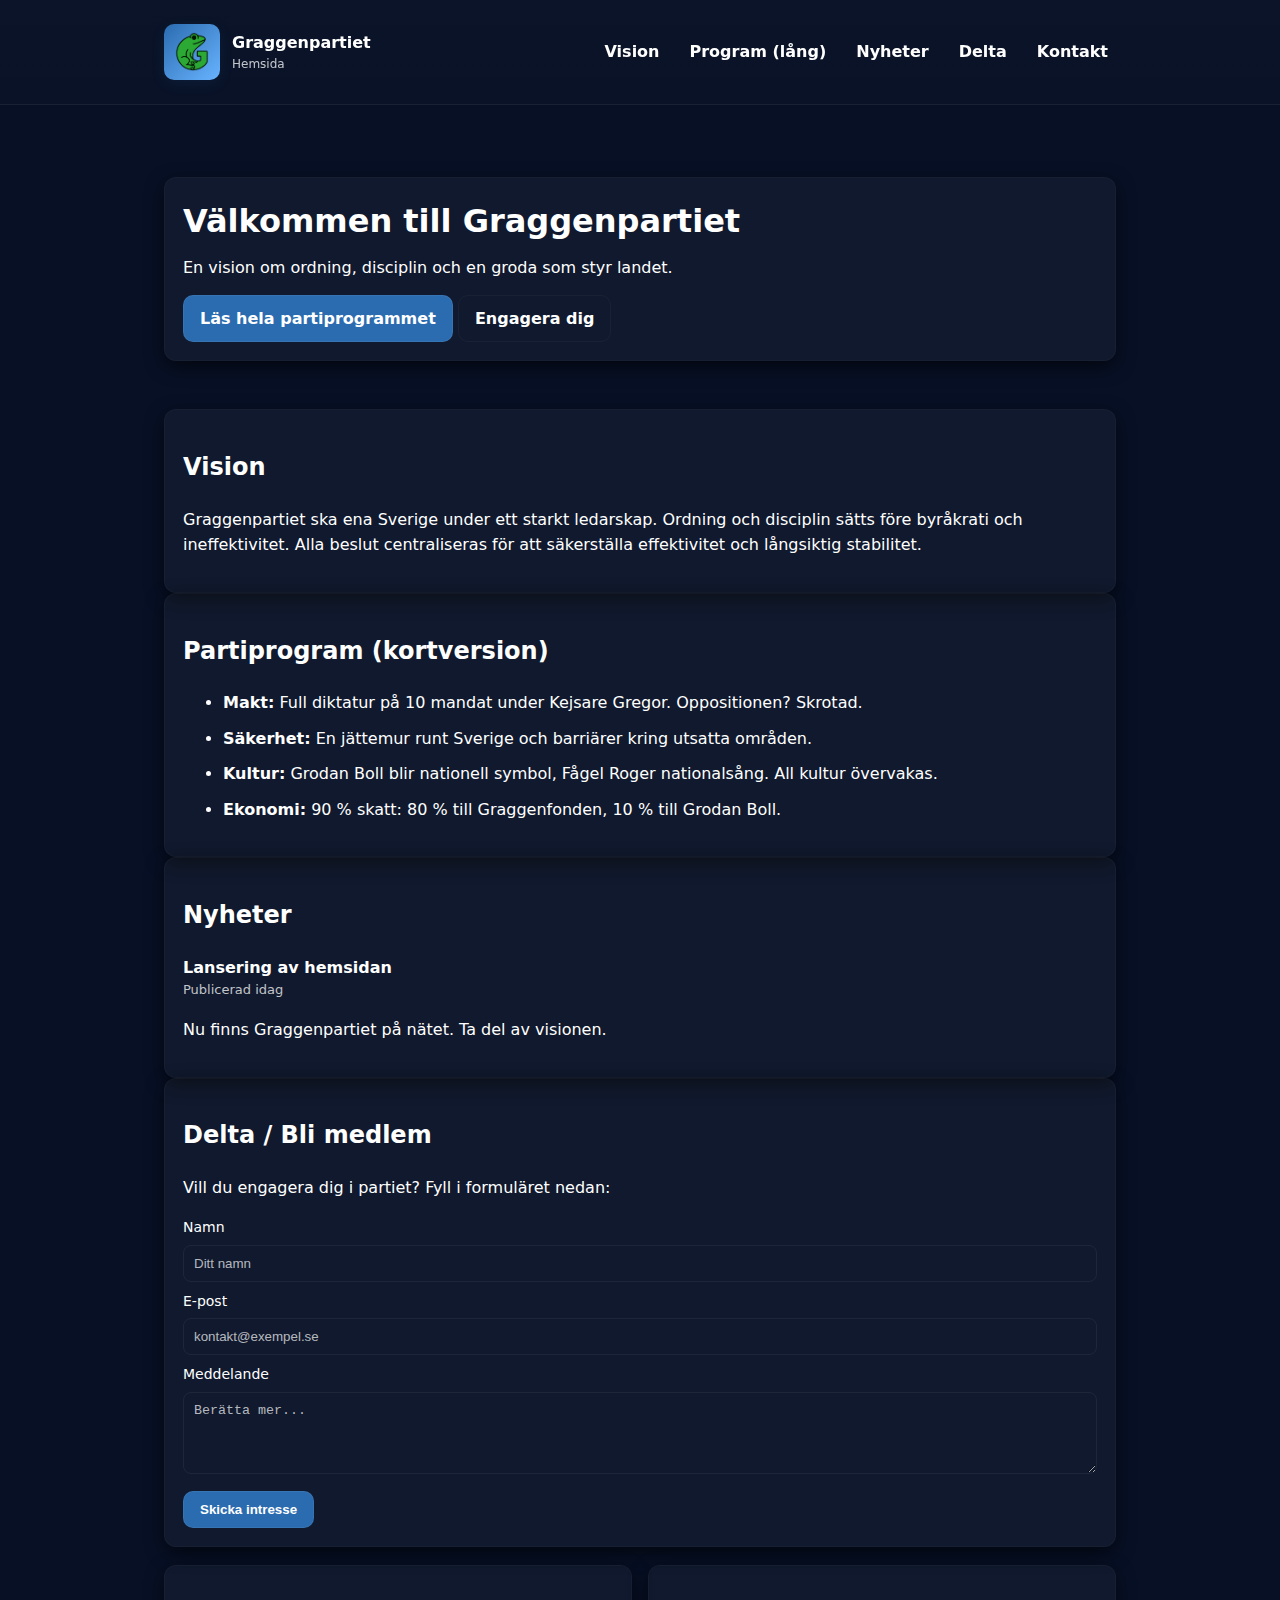
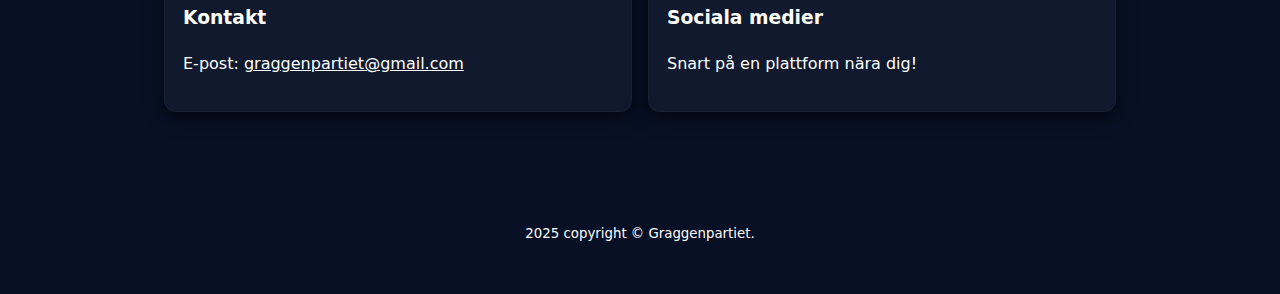
<file: index.html>
<!doctype html>
<html lang="sv">
<head>
  <meta charset="utf-8" />
  <meta name="viewport" content="width=device-width,initial-scale=1" />
  <title>Graggenpartiet — Officiell hemsida</title>
  <meta name="description" content="Satirisk hemsida för Graggenpartiet. Vision, åsikter, program och kontaktuppgifter." />
  <meta name="theme-color" content="#071025" />

  <style>
    /* ===== Grundinställningar och variabler ===== */
    :root{
      --bg: #071025;         /* mycket mörk bakgrund */
      --panel: rgba(255,255,255,0.04); /* kortbakgrund */
      --muted-panel: rgba(255,255,255,0.02);
      --accent: #2b6cb0;
      --accent-600: #1e56a0;
      --text: #ffffff;       /* ALL text ska vara vit */
      --muted: rgba(255,255,255,0.75);
      --border: rgba(255,255,255,0.06);
      --shadow: 0 6px 18px rgba(0,0,0,0.6);
      --radius: 12px;
      --container-max: 1000px;
      --space-sm: 12px;
      --space-md: 16px;
      --space-lg: 24px;
      --focus-color: rgba(43,108,176,0.35);
      --font-sans: Inter, system-ui, "Segoe UI", Roboto, Arial, sans-serif;
    }

    /* ------------------------
       Global reset och bas
       ------------------------ */
    *{box-sizing:border-box}
    html{font-family:var(--font-sans);-webkit-text-size-adjust:100%}
    body{
      margin:0;
      background:var(--bg);
      color:var(--text) !important; /* tvinga vit text överallt */
      -webkit-font-smoothing:antialiased;
      -moz-osx-font-smoothing:grayscale;
      line-height:1.6;
    }

    /* Gör verkligen all text vit, inklusive vanliga element */
    body, header, nav, main, footer, h1,h2,h3,h4,h5,h6, p, a, li, small, label, input, textarea, select, button {
      color: var(--text) !important;
    }

    /* container */
    .container{ max-width:var(--container-max); margin:0 auto; padding:24px; }

    /* skip link */
    .skip-link{ position:absolute; left:-9999px; top:auto; width:1px; height:1px; overflow:hidden; }
    .skip-link:focus{ left:16px; top:16px; width:auto; height:auto; padding:8px 12px; background:#fff0; border-radius:8px; box-shadow:0 6px 18px rgba(0,0,0,0.6); color:var(--text); z-index:9999; }

    /* Header */
    header{ background:linear-gradient(180deg, rgba(255,255,255,0.02), rgba(255,255,255,0.01)); border-bottom:1px solid var(--border); position:sticky; top:0; z-index:50; backdrop-filter: blur(4px); }
    .header-inner{ display:flex; align-items:center; gap:16px; }
    .brand{ display:flex; align-items:center; gap:12px; }
    .logo{ width:56px; height:56px; border-radius:10px; overflow:hidden; display:flex; align-items:center; justify-content:center; background:linear-gradient(135deg,var(--accent),#68b3ff); box-shadow:0 4px 14px rgba(43,108,176,0.12); flex-shrink:0; }
    .logo img{ width:100%; height:100%; object-fit:contain; display:block; }
    .site-title{ font-weight:800; font-size:16px; }
    .site-subtitle{ font-size:12px; color:var(--muted); }

    /* Navigation */
    nav{ margin-left:auto; }
    .nav-list{ list-style:none; display:flex; gap:14px; margin:0; padding:0; align-items:center; }
    .nav-list a{ text-decoration:none; color:var(--text) !important; font-weight:600; padding:8px; border-radius:8px; transition:background .14s, transform .14s; }
    .nav-list a:hover, .nav-list a:focus{ background: rgba(255,255,255,0.03); transform:translateY(-2px); color:var(--text) !important; }

    /* Hamburger för mobil */
    .menu-toggle{ display:none; background:transparent; border:none; padding:8px; border-radius:8px; color:var(--text); cursor:pointer; }
    .hamburger{ width:26px; height:2px; background:currentColor; position:relative; display:inline-block; }
    .hamburger::before, .hamburger::after{ content:""; position:absolute; left:0; right:0; height:2px; background:currentColor; }
    .hamburger::before{ top:-7px } .hamburger::after{ top:7px }

    /* Hero */
    .hero{ padding:48px 0; display:grid; grid-template-columns:1fr; gap:20px; }
    .hero-card{ background:var(--panel); padding:18px; border-radius:12px; box-shadow:var(--shadow); border:1px solid rgba(255,255,255,0.03); }
    .hero h1{ font-size:32px; margin:0 0 8px; color:var(--text) !important; }
    .lead{ margin:0; color:var(--muted); }

    /* Card general */
    .card{ background:var(--panel); padding:18px; border-radius:12px; box-shadow:var(--shadow); border:1px solid rgba(255,255,255,0.03); color:var(--text) !important; }

    .grid{ display:grid; grid-template-columns:repeat(2,1fr); gap:16px; }

    /* Buttons */
    .btn{ display:inline-block; padding:10px 16px; border-radius:10px; background:var(--accent); color:#fff; text-decoration:none; font-weight:700; border:1px solid rgba(255,255,255,0.06); }
    .btn.ghost{ background:transparent; color:var(--text) !important; border:1px solid rgba(255,255,255,0.04); }
    .btn:focus{ outline:none; box-shadow:0 0 0 4px var(--focus-color); }

    /* Lists and policies */
    .policies li{ margin-bottom:10px; color:var(--text) !important; }

    /* Form */
    form label{ display:block; font-size:14px; margin-bottom:6px; color:var(--muted); }
    input, textarea, select {
      width:100%;
      padding:10px;
      border:1px solid rgba(255,255,255,0.06);
      border-radius:8px;
      background: transparent;
      color: var(--text) !important;
    }
    input::placeholder, textarea::placeholder { color: rgba(255,255,255,0.7) !important; }

    /* Footer */
    footer{ margin-top:36px; padding:24px 0; color:var(--muted); text-align:center; }

    /* Accessibility: fokus */
    :focus:not(:focus-visible){ box-shadow:none; }
    :focus-visible{ outline:none; box-shadow:0 0 0 4px var(--focus-color); }

    /* Responsiv */
    @media(max-width:900px){
      .grid{ grid-template-columns:1fr; }
      .hero{ padding:28px 0; }

      .menu-toggle{ display:inline-block; }
      .primary-nav { position:absolute; top:100%; right:12px; background:var(--panel); border:1px solid var(--border); border-radius:10px; padding:8px; display:none; box-shadow:var(--shadow); width:calc(100% - 48px); max-width:320px; }
      .primary-nav[data-open="true"]{ display:block; }
      .nav-list{ flex-direction:column; align-items:stretch; }
      .nav-list a{ padding:10px 12px; }
    }

    @media (prefers-reduced-motion: reduce) {
      * { transition: none !important; animation: none !important; }
    }

    /* Print */
    @media print {
      body{ background:#fff; color:#000; }
      header, .menu-toggle, .nav-list, footer { display:none !important; }
      .card{ box-shadow:none; border:1px solid #ddd; }
    }
  </style>
</head>
<body>
  <a class="skip-link" href="#main">Hoppa till innehåll</a>

  <header>
    <div class="container header-inner">
      <div class="brand">
        <div class="logo">
          <img src="assets/logo.png" alt="Graggenpartiets logotyp">
        </div>
        <div>
          <div class="site-title">Graggenpartiet</div>
          <div class="site-subtitle">Hemsida</div>
        </div>
      </div>

      <button class="menu-toggle" aria-controls="primary-navigation" aria-expanded="false" aria-label="Visa meny">
        <span class="hamburger" aria-hidden="true"></span>
      </button>

      <nav id="primary-navigation" class="primary-nav" aria-label="Huvudmeny" data-open="false">
        <ul class="nav-list">
          <li><a href="#vision">Vision</a></li>
          <li><a href="program.html">Program (lång)</a></li>
          <li><a href="#nyheter">Nyheter</a></li>
          <li><a href="#delta">Delta</a></li>
          <li><a href="#kontakt">Kontakt</a></li>
        </ul>
      </nav>
    </div>
  </header>

  <main id="main" class="container">
    <section class="hero">
      <div class="hero-card">
        <h1>Välkommen till Graggenpartiet</h1>
        <p class="lead">En vision om ordning, disciplin och en groda som styr landet.</p>
        <div style="margin-top:14px">
          <a class="btn" href="program.html">Läs hela partiprogrammet</a>
          <a class="btn ghost" href="#delta">Engagera dig</a>
        </div>
      </div>
    </section>

    <section id="vision" class="card">
      <h2>Vision</h2>
      <p>Graggenpartiet ska ena Sverige under ett starkt ledarskap. Ordning och disciplin sätts före byråkrati och ineffektivitet. Alla beslut centraliseras för att säkerställa effektivitet och långsiktig stabilitet.</p>
    </section>

    <section id="program" class="card">
      <h2>Partiprogram (kortversion)</h2>
      <ul class="policies">
        <li><strong>Makt:</strong> Full diktatur på 10 mandat under Kejsare Gregor. Oppositionen? Skrotad.</li>
        <li><strong>Säkerhet:</strong> En jättemur runt Sverige och barriärer kring utsatta områden.</li>
        <li><strong>Kultur:</strong> Grodan Boll blir nationell symbol, Fågel Roger nationalsång. All kultur övervakas.</li>
        <li><strong>Ekonomi:</strong> 90 % skatt: 80 % till Graggenfonden, 10 % till Grodan Boll.</li>
      </ul>
    </section>

    <section id="nyheter" class="card">
      <h2>Nyheter</h2>
      <article style="margin-bottom:12px">
        <strong>Lansering av hemsidan</strong>
        <div style="color:var(--muted);font-size:13px">Publicerad idag</div>
        <p>Nu finns Graggenpartiet på nätet. Ta del av visionen.</p>
      </article>
    </section>

    <section id="delta" class="card">
      <h2>Delta / Bli medlem</h2>
      <p>Vill du engagera dig i partiet? Fyll i formuläret nedan:</p>
      <form onsubmit="event.preventDefault();alert('Formulär skickat (demo)')">
        <label for="name">Namn</label>
        <input id="name" placeholder="Ditt namn" required />
        <label for="email" style="margin-top:8px">E-post</label>
        <input id="email" type="email" placeholder="kontakt@exempel.se" required />
        <label for="message" style="margin-top:8px">Meddelande</label>
        <textarea id="message" rows="4" placeholder="Berätta mer..."></textarea>
        <div style="margin-top:10px">
          <button class="btn" type="submit">Skicka intresse</button>
        </div>
      </form>
    </section>

    <section id="kontakt" style="margin-top:18px">
      <div class="grid">
        <div class="card">
          <h3>Kontakt</h3>
          <p>E-post: <a href="mailto:graggenpartiet@gmail.com">graggenpartiet@gmail.com</a></p>
        </div>
        <div class="card">
          <h3>Sociala medier</h3>
          <p>Snart på en plattform nära dig!</p>
        </div>
      </div>
    </section>
  </main>

  <footer>
    <div class="container">
      <small>2025 copyright © Graggenpartiet.</small>
    </div>
  </footer>

  <script>
    // Minimal meny-logik för mobil
    (function () {
      const toggle = document.querySelector('.menu-toggle');
      const nav = document.getElementById('primary-navigation');
      if (!toggle || !nav) return;

      toggle.addEventListener('click', function () {
        const isOpen = this.getAttribute('aria-expanded') === 'true';
        this.setAttribute('aria-expanded', String(!isOpen));
        nav.dataset.open = isOpen ? 'false' : 'true';
      });

      // Avsluta med Escape
      document.addEventListener('keyup', function (e) {
        if (e.key === 'Escape' && nav.dataset.open === 'true') {
          toggle.setAttribute('aria-expanded', 'false');
          nav.dataset.open = 'false';
          toggle.focus();
        }
      });
    })();
  </script>
</body>
</html>
</file>
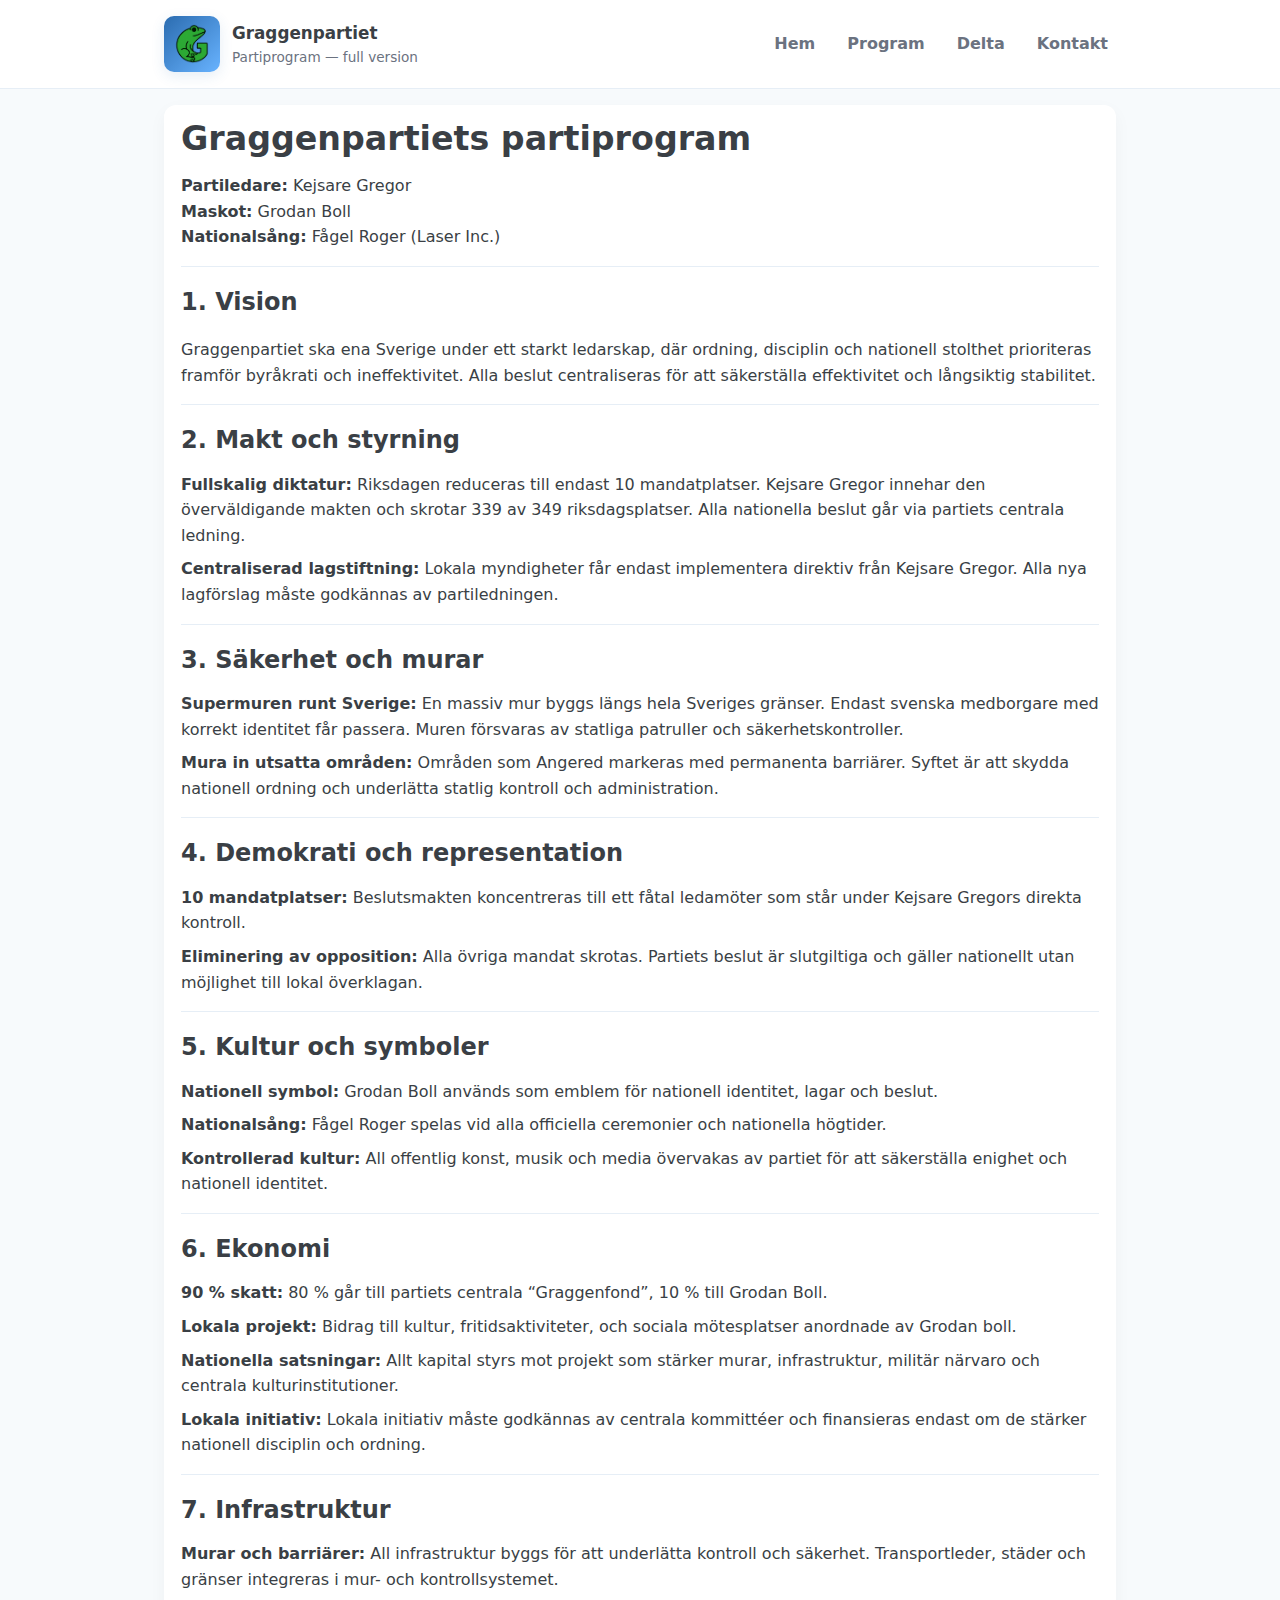
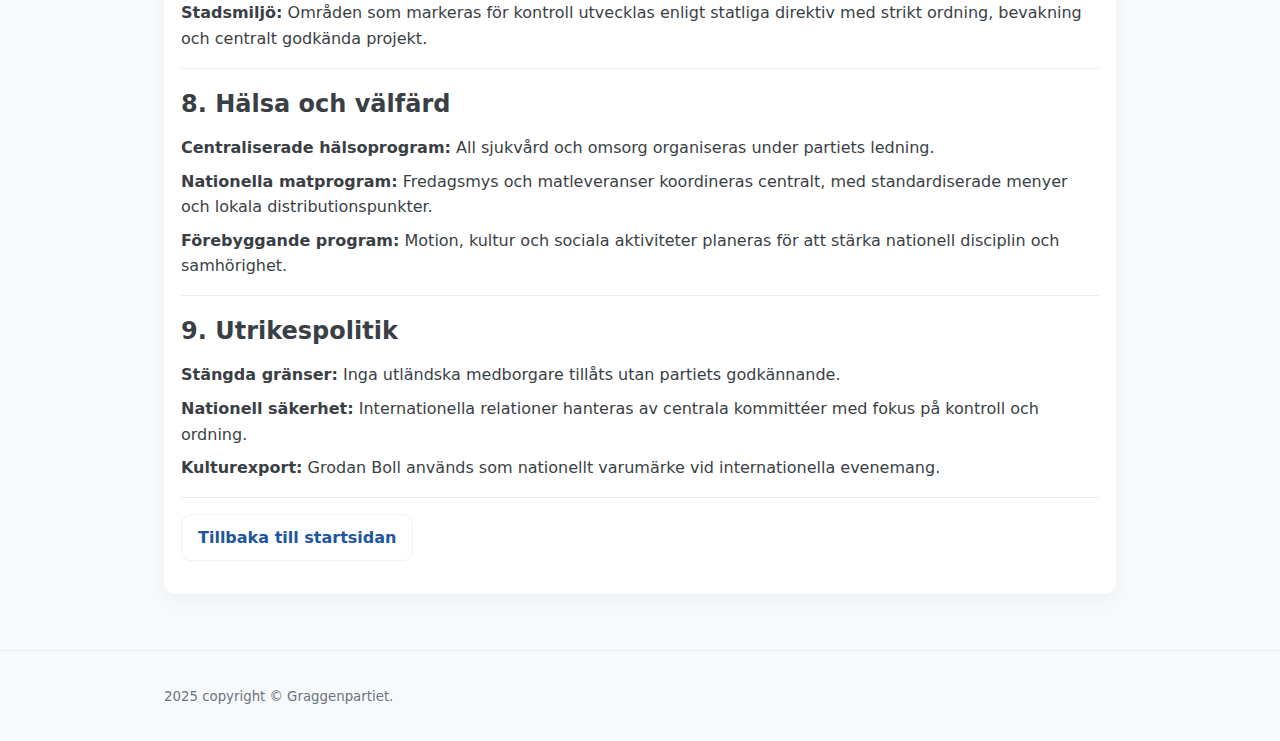
<file: program.html>
<!doctype html>
<html lang="sv">
<head>
  <meta charset="utf-8" />
  <meta name="viewport" content="width=device-width,initial-scale=1" />
  <title>Graggenpartiet — Partiprogram (full)</title>
  <meta name="description" content="Graggenpartiets fullständiga partiprogram." />
  <link rel="stylesheet" href="style.css">
</head>
<body>
  <a class="skip-link" href="#program-main">Hoppa till innehåll</a>

  <header class="site-header" role="banner">
    <div class="container header-inner">
      <div class="brand" aria-label="Graggenpartiet">
        <div class="logo"><img src="assets/logo.png" alt="Graggenpartiets logotyp"></div>
        <div class="brand-text">
          <div class="site-title">Graggenpartiet</div>
          <div class="site-subtitle">Partiprogram — full version</div>
        </div>
      </div>

      <nav id="primary-navigation" class="primary-nav" aria-label="Huvudmeny">
        <ul class="nav-list">
          <li><a href="index.html">Hem</a></li>
          <li><a href="program.html">Program</a></li>
          <li><a href="index.html#delta">Delta</a></li>
          <li><a href="index.html#kontakt">Kontakt</a></li>
        </ul>
      </nav>
    </div>
  </header>

  <main id="program-main" class="container" role="main">
    <article class="card content-section" aria-labelledby="prog-title">
      <h1 id="prog-title">Graggenpartiets partiprogram</h1>
      <p><strong>Partiledare:</strong> Kejsare Gregor<br>
         <strong>Maskot:</strong> Grodan Boll<br>
         <strong>Nationalsång:</strong> Fågel Roger (Laser Inc.)</p>
      <hr>

      <section aria-labelledby="sec-1">
        <h2 id="sec-1">1. Vision</h2>
        <p>Graggenpartiet ska ena Sverige under ett starkt ledarskap, där ordning, disciplin och nationell stolthet prioriteras framför byråkrati och ineffektivitet. Alla beslut centraliseras för att säkerställa effektivitet och långsiktig stabilitet.</p>
      </section>

      <hr>

      <section aria-labelledby="sec-2">
        <h2 id="sec-2">2. Makt och styrning</h2>
        <ul class="policies">
          <li><strong>Fullskalig diktatur:</strong> Riksdagen reduceras till endast 10 mandatplatser. Kejsare Gregor innehar den överväldigande makten och skrotar 339 av 349 riksdagsplatser. Alla nationella beslut går via partiets centrala ledning.</li>
          <li><strong>Centraliserad lagstiftning:</strong> Lokala myndigheter får endast implementera direktiv från Kejsare Gregor. Alla nya lagförslag måste godkännas av partiledningen.</li>
        </ul>
      </section>

      <hr>

      <section aria-labelledby="sec-3">
        <h2 id="sec-3">3. Säkerhet och murar</h2>
        <ul class="policies">
          <li><strong>Supermuren runt Sverige:</strong> En massiv mur byggs längs hela Sveriges gränser. Endast svenska medborgare med korrekt identitet får passera. Muren försvaras av statliga patruller och säkerhetskontroller.</li>
          <li><strong>Mura in utsatta områden:</strong> Områden som Angered markeras med permanenta barriärer. Syftet är att skydda nationell ordning och underlätta statlig kontroll och administration.</li>
        </ul>
      </section>

      <hr>

      <section aria-labelledby="sec-4">
        <h2 id="sec-4">4. Demokrati och representation</h2>
        <ul class="policies">
          <li><strong>10 mandatplatser:</strong> Beslutsmakten koncentreras till ett fåtal ledamöter som står under Kejsare Gregors direkta kontroll.</li>
          <li><strong>Eliminering av opposition:</strong> Alla övriga mandat skrotas. Partiets beslut är slutgiltiga och gäller nationellt utan möjlighet till lokal överklagan.</li>
        </ul>
      </section>

      <hr>

      <section aria-labelledby="sec-5">
        <h2 id="sec-5">5. Kultur och symboler</h2>
        <ul class="policies">
          <li><strong>Nationell symbol:</strong> Grodan Boll används som emblem för nationell identitet, lagar och beslut.</li>
          <li><strong>Nationalsång:</strong> Fågel Roger spelas vid alla officiella ceremonier och nationella högtider.</li>
          <li><strong>Kontrollerad kultur:</strong> All offentlig konst, musik och media övervakas av partiet för att säkerställa enighet och nationell identitet.</li>
        </ul>
      </section>

      <hr>

      <section aria-labelledby="sec-6">
        <h2 id="sec-6">6. Ekonomi</h2>
        <ul class="policies">
          <li><strong>90 % skatt:</strong> 80 % går till partiets centrala “Graggenfond”, 10 % till Grodan Boll.</li>
          <li><strong>Lokala projekt:</strong> Bidrag till kultur, fritidsaktiviteter, och sociala mötesplatser anordnade av Grodan boll.</li>
          <li><strong>Nationella satsningar:</strong> Allt kapital styrs mot projekt som stärker murar, infrastruktur, militär närvaro och centrala kulturinstitutioner.</li>
          <li><strong>Lokala initiativ:</strong> Lokala initiativ måste godkännas av centrala kommittéer och finansieras endast om de stärker nationell disciplin och ordning.</li>
        </ul>
      </section>

      <hr>

      <section aria-labelledby="sec-7">
        <h2 id="sec-7">7. Infrastruktur</h2>
        <ul class="policies">
          <li><strong>Murar och barriärer:</strong> All infrastruktur byggs för att underlätta kontroll och säkerhet. Transportleder, städer och gränser integreras i mur- och kontrollsystemet.</li>
          <li><strong>Stadsmiljö:</strong> Områden som markeras för kontroll utvecklas enligt statliga direktiv med strikt ordning, bevakning och centralt godkända projekt.</li>
        </ul>
      </section>

      <hr>

      <section aria-labelledby="sec-8">
        <h2 id="sec-8">8. Hälsa och välfärd</h2>
        <ul class="policies">
          <li><strong>Centraliserade hälsoprogram:</strong> All sjukvård och omsorg organiseras under partiets ledning.</li>
          <li><strong>Nationella matprogram:</strong> Fredagsmys och matleveranser koordineras centralt, med standardiserade menyer och lokala distributionspunkter.</li>
          <li><strong>Förebyggande program:</strong> Motion, kultur och sociala aktiviteter planeras för att stärka nationell disciplin och samhörighet.</li>
        </ul>
      </section>

      <hr>

      <section aria-labelledby="sec-9">
        <h2 id="sec-9">9. Utrikespolitik</h2>
        <ul class="policies">
          <li><strong>Stängda gränser:</strong> Inga utländska medborgare tillåts utan partiets godkännande.</li>
          <li><strong>Nationell säkerhet:</strong> Internationella relationer hanteras av centrala kommittéer med fokus på kontroll och ordning.</li>
          <li><strong>Kulturexport:</strong> Grodan Boll används som nationellt varumärke vid internationella evenemang.</li>
        </ul>
      </section>

      <hr>

      <p class="mt-md"><a class="btn ghost" href="index.html">Tillbaka till startsidan</a></p>
    </article>
  </main>

  <footer class="site-footer" role="contentinfo">
    <div class="container footer-inner">
      <small>2025 copyright © Graggenpartiet.</small>
    </div>
  </footer>
</body>
</html>
</file>
<file: style.css>
/* ==========================================================================
   style.css — Omskriven komplett stil för Graggenpartiet
   - Lättläst, tillgänglig, responsiv
   - Byt variabler i :root för att anpassa färger/avstånd
   ========================================================================== */

/* -----------------------
   1) Variabler (design tokens)
   ----------------------- */
:root{
  /* Primära färger */
  --accent: #2b6cb0;
  --accent-600: #1e56a0;

  /* Text / bakgrund */
  --bg: #f7fafc;           /* sidbakgrund (ljus) */
  --card-bg: #ffffff;      /* kort / panel */
  --text: #3a3f45;         /* huvudtext: mörkgrå, inte svart */
  --muted: #6b7280;        /* sekundär text / meta */
  --link: var(--accent-600);

  /* Gränser / skuggor */
  --border: #e6eef6;
  --shadow: 0 6px 18px rgba(10,20,30,0.04);

  /* Fokus */
  --focus-color: rgba(43,108,176,0.35);

  /* Typografi & spacing */
  --font-sans: Inter, system-ui, "Segoe UI", Roboto, "Helvetica Neue", Arial, sans-serif;
  --base-font-size: 16px;
  --line-height: 1.6;
  --space-xxs: 4px;
  --space-xs: 8px;
  --space-sm: 12px;
  --space-md: 16px;
  --space-lg: 24px;
  --space-xl: 40px;

  /* Layout */
  --container-max: 1000px;
  --radius: 12px;
}

/* Mörkt läge: justera för bättre kontrast */
@media (prefers-color-scheme: dark){
  :root{
    --bg: #08101a;
    --card-bg: #09121a;
    --text: #dce7f1;
    --muted: #9aa6b2;
    --border: rgba(255,255,255,0.06);
    --shadow: 0 10px 30px rgba(0,0,0,0.65);
    --focus-color: rgba(43,108,176,0.55);
  }
}

/* -----------------------
   2) Bas-reset & typografi
   ----------------------- */
*,
*::before,
*::after { box-sizing: border-box; }

html { font-size: var(--base-font-size); -webkit-text-size-adjust: 100%; }

body {
  margin: 0;
  font-family: var(--font-sans);
  line-height: var(--line-height);
  background: var(--bg);
  color: var(--text);
  -webkit-font-smoothing: antialiased;
  -moz-osx-font-smoothing: grayscale;
}

/* Länkar */
a { color: var(--link); text-decoration: none; }
a:hover, a:focus { text-decoration: underline; }

/* Container */
.container {
  max-width: var(--container-max);
  margin: 0 auto;
  padding-inline: var(--space-lg);
  padding-block: var(--space-md);
}

/* Utility-klasser (små, användbara) */
.mt-sm { margin-top: var(--space-sm); }
.mt-md { margin-top: var(--space-md); }
.mb-sm { margin-bottom: var(--space-sm); }
.mb-md { margin-bottom: var(--space-md); }

/* Skip-link för tangentbordsanvändare */
.skip-link {
  position: absolute;
  left: -9999px;
  top: auto;
  width: 1px;
  height: 1px;
  overflow: hidden;
}
.skip-link:focus {
  left: var(--space-md);
  top: var(--space-md);
  width: auto;
  height: auto;
  background: var(--card-bg);
  color: var(--text);
  padding: var(--space-xs) var(--space-sm);
  border-radius: 8px;
  box-shadow: var(--shadow);
  z-index: 9999;
}

/* -----------------------
   3) Header & navigering
   ----------------------- */
.site-header {
  background: var(--card-bg);
  border-bottom: 1px solid var(--border);
  position: sticky;
  top: 0;
  z-index: 50;
  backdrop-filter: blur(4px);
}

.header-inner {
  display: flex;
  align-items: center;
  gap: var(--space-md);
}

/* Branding */
.brand {
  display: flex;
  align-items: center;
  gap: var(--space-sm);
}
.logo {
  width: 56px;
  height: 56px;
  border-radius: 10px;
  overflow: hidden;
  display: inline-flex;
  align-items: center;
  justify-content: center;
  background: linear-gradient(135deg, var(--accent), #68b3ff);
  box-shadow: 0 4px 14px rgba(43,108,176,0.12);
  flex-shrink: 0;
}
.logo img {
  width: 100%;
  height: 100%;
  object-fit: contain;
  display: block;
}
.brand-text .site-title { font-weight: 800; font-size: 1.05rem; }
.brand-text .site-subtitle { font-size: 0.85rem; color: var(--muted); }

/* Navigering (desktop) */
.primary-nav { margin-left: auto; }
.nav-list {
  list-style: none;
  display: flex;
  gap: var(--space-md);
  margin: 0;
  padding: 0;
  align-items: center;
}
.nav-list a {
  color: var(--muted);
  font-weight: 600;
  padding: 8px;
  border-radius: 8px;
  transition: background .16s, color .16s, transform .16s;
}
.nav-list a:hover, .nav-list a:focus {
  color: var(--accent-600);
  background: rgba(43,108,176,0.06);
  transform: translateY(-1px);
}

/* Mobil hamburger-knapp */
.menu-toggle {
  display: none; /* syns i media queries */
  background: transparent;
  border: none;
  padding: 8px;
  border-radius: 8px;
  cursor: pointer;
  color: var(--muted);
}
.menu-toggle:focus {
  outline: none;
  box-shadow: 0 0 0 4px var(--focus-color);
  background: rgba(43,108,176,0.04);
}
.hamburger {
  width: 26px;
  height: 2px;
  background: currentColor;
  position: relative;
  display: inline-block;
}
.hamburger::before,
.hamburger::after {
  content: "";
  position: absolute;
  left: 0;
  right: 0;
  height: 2px;
  background: currentColor;
}
.hamburger::before { top: -7px; }
.hamburger::after { top: 7px; }

/* -----------------------
   4) Hero / introduktion
   ----------------------- */
.hero {
  padding-block: var(--space-lg);
}
.hero-card {
  display: grid;
  gap: var(--space-sm);
}
h1 {
  margin: 0 0 var(--space-sm) 0;
  font-size: clamp(26px, 2.6vw, 36px);
  line-height: 1.05;
  color: var(--text);
}
.lead {
  margin: 0;
  color: var(--muted);
}

/* Hero actions (knappar) */
.hero-actions .btn { margin-right: var(--space-sm); }

/* -----------------------
   5) Card / sektioner
   ----------------------- */
.card {
  background: var(--card-bg);
  border-radius: var(--radius);
  padding: var(--space-md);
  box-shadow: var(--shadow);
  border: 1px solid transparent;
  color: var(--text);
}
.content-section h2 {
  margin-top: 0;
  margin-bottom: var(--space-sm);
  color: var(--text);
}

/* Policies / listor */
.policies {
  list-style: none;
  padding-left: 0;
  margin: var(--space-sm) 0;
}
.policies li { margin-bottom: var(--space-xs); color: var(--text); }

/* Nyheter */
.news-item h3 { margin: 0 0 6px 0; font-size: 1.05rem; }
.news-date { display: block; color: var(--muted); font-size: 0.9rem; margin-bottom: var(--space-xs); }

/* -----------------------
   6) Formulär
   ----------------------- */
.signup-form { display: grid; gap: var(--space-sm); }
.form-row { display: flex; flex-direction: column; gap: var(--space-xs); }
label { color: var(--muted); font-size: 0.95rem; }

input[type="text"],
input[type="email"],
textarea,
select {
  padding: 10px;
  border-radius: 8px;
  border: 1px solid var(--border);
  background: transparent;
  font-size: 1rem;
  color: var(--text);
  transition: box-shadow .12s, border-color .12s;
}

/* Fokus-stil för fält */
input:focus,
textarea:focus,
select:focus {
  outline: none;
  box-shadow: 0 0 0 4px var(--focus-color);
  border-color: var(--accent-600);
}

/* Form actions */
.form-actions { display: flex; gap: var(--space-sm); align-items: center; flex-wrap: wrap; }

/* -----------------------
   7) Knapp-stilar
   ----------------------- */
.btn {
  display: inline-flex;
  align-items: center;
  justify-content: center;
  gap: 8px;
  padding: 10px 16px;
  border-radius: 10px;
  font-weight: 700;
  cursor: pointer;
  border: 1px solid transparent;
  transition: transform .14s ease, box-shadow .14s ease, background .14s ease;
}

/* Primär knapp */
.btn.primary {
  background: linear-gradient(180deg, var(--accent) 0%, var(--accent-600) 100%);
  color: #fff;
  box-shadow: 0 8px 20px rgba(43,108,176,0.18);
}
.btn.primary:hover { transform: translateY(-2px); }

/* Ghost / sekundär */
.btn.ghost {
  background: transparent;
  color: var(--accent-600);
  border: 1px solid rgba(43,108,176,0.08);
}
.btn.ghost:hover { background: rgba(43,108,176,0.04); transform: translateY(-1px); }

/* Fokus för knappar och länkar (endast vid keyboard navigation) */
:focus:not(:focus-visible) { box-shadow: none; }
:focus-visible {
  box-shadow: 0 0 0 4px var(--focus-color);
  outline: none;
}

/* -----------------------
   8) Footer
   ----------------------- */
.site-footer {
  margin-top: var(--space-xl);
  padding: var(--space-md) 0;
  color: var(--muted);
  border-top: 1px solid var(--border);
  background: transparent;
}

/* -----------------------
   9) Responsivitet
   ----------------------- */
@media (max-width: 900px) {
  .two-up { grid-template-columns: 1fr; }
  .menu-toggle { display: inline-block; margin-left: auto; }
  .primary-nav {
    position: absolute;
    top: 100%;
    right: 12px;
    background: var(--card-bg);
    border: 1px solid var(--border);
    border-radius: 10px;
    padding: 8px;
    display: none;
    box-shadow: var(--shadow);
    width: calc(100% - 48px);
    max-width: 340px;
  }
  .primary-nav[data-open="true"] { display: block; }
  .nav-list {
    flex-direction: column;
    align-items: stretch;
  }
  .nav-list a { padding: 10px 12px; }
}

@media (max-width: 420px) {
  .header-inner { padding-inline: 12px; }
  .logo { width: 48px; height: 48px; border-radius: 8px; }
}

/* -----------------------
   10) Print-stilar
   ----------------------- */
@media print {
  body { background: #fff; color: #000; }
  .site-header, .site-footer, .menu-toggle, .nav-list { display: none !important; }
  .container { padding: 12mm; max-width: 100%; }
  .card { box-shadow: none; border: 1px solid #ddd; }
}

/* -----------------------
   11) Reduced motion
   ----------------------- */
@media (prefers-reduced-motion: reduce) {
  * { transition: none !important; animation: none !important; }
}

/* -----------------------
   12) Små tillägg / helpers
   ----------------------- */
/* Separerare */
hr { border: none; border-top: 1px solid var(--border); margin: var(--space-md) 0; }

/* Grid helper (fallback) */
.grid { display: grid; gap: var(--space-md); }

/* Accessibility note (kommentar):
   - Kontrollera kontrast med WCAG-verktyg. Justera --text och --muted vid behov.
   - Testa tabb-navigering och skärm-läsare.
*/
</file>
